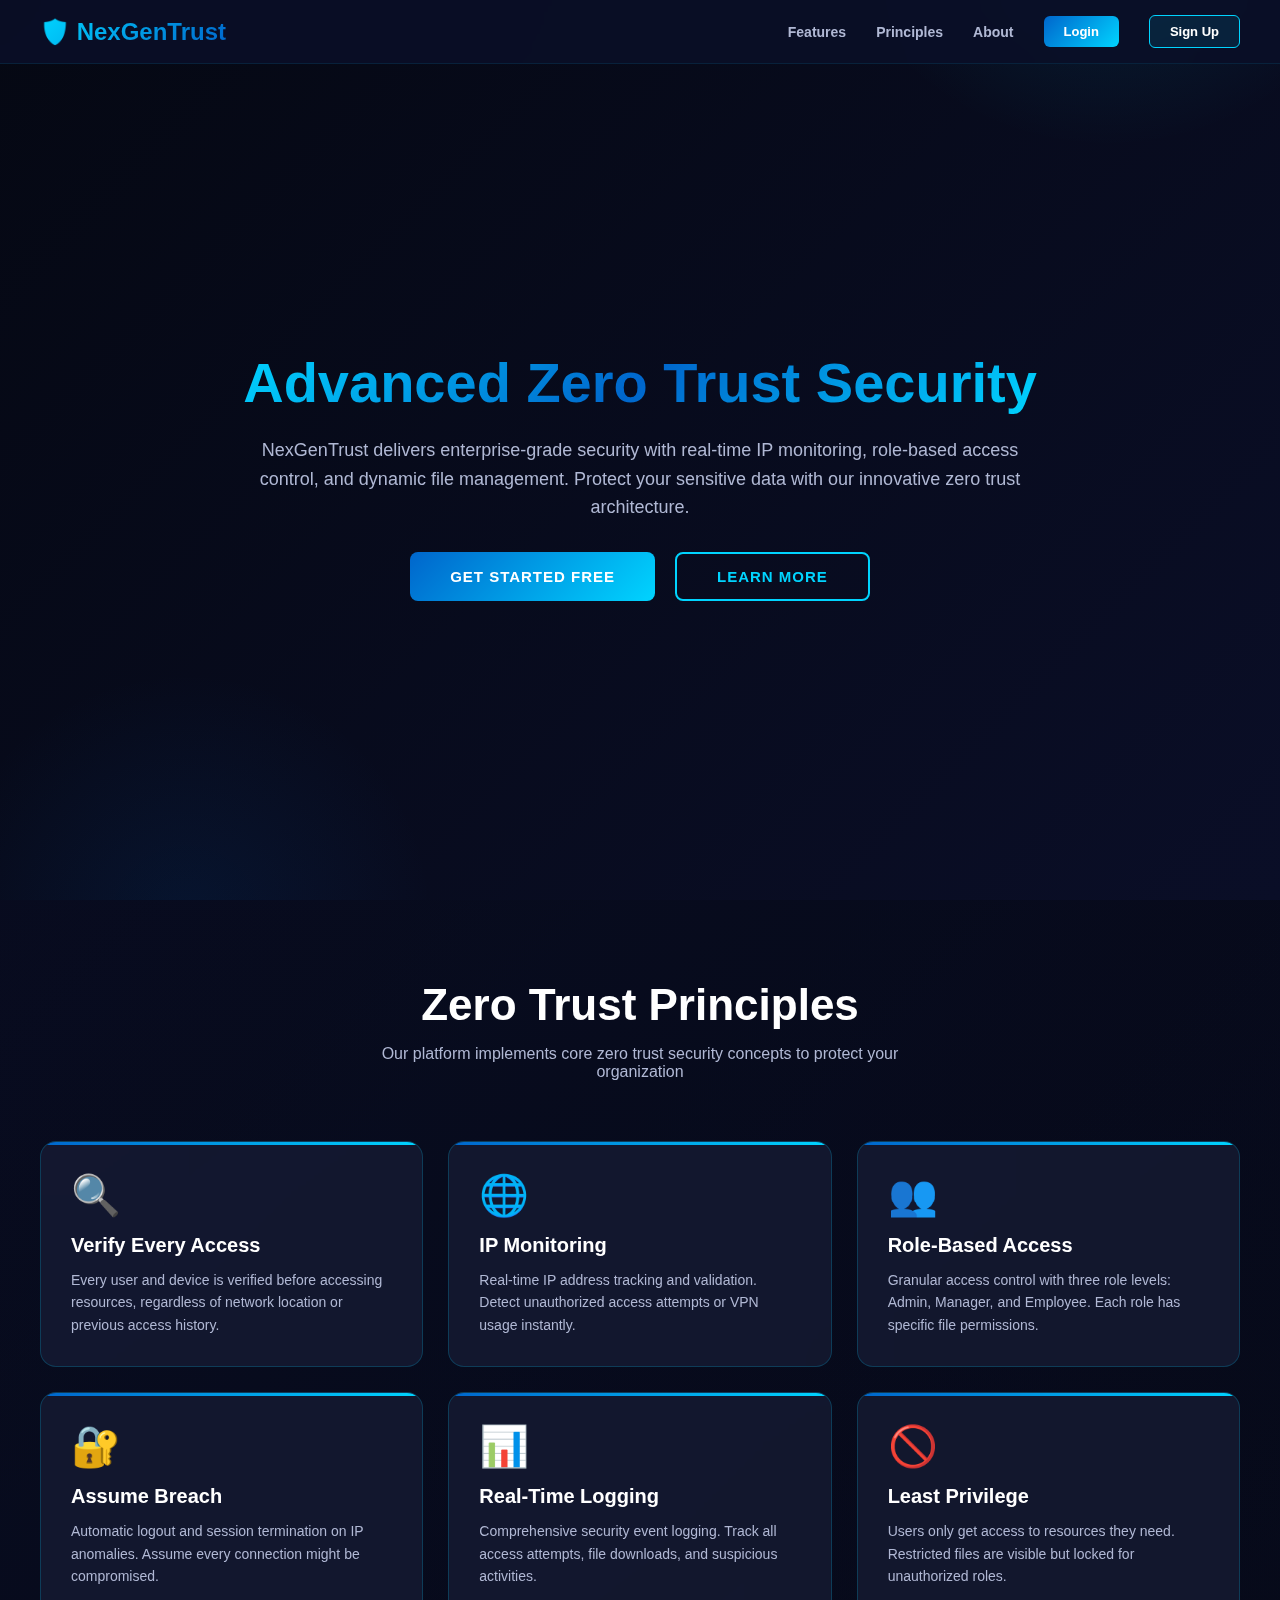
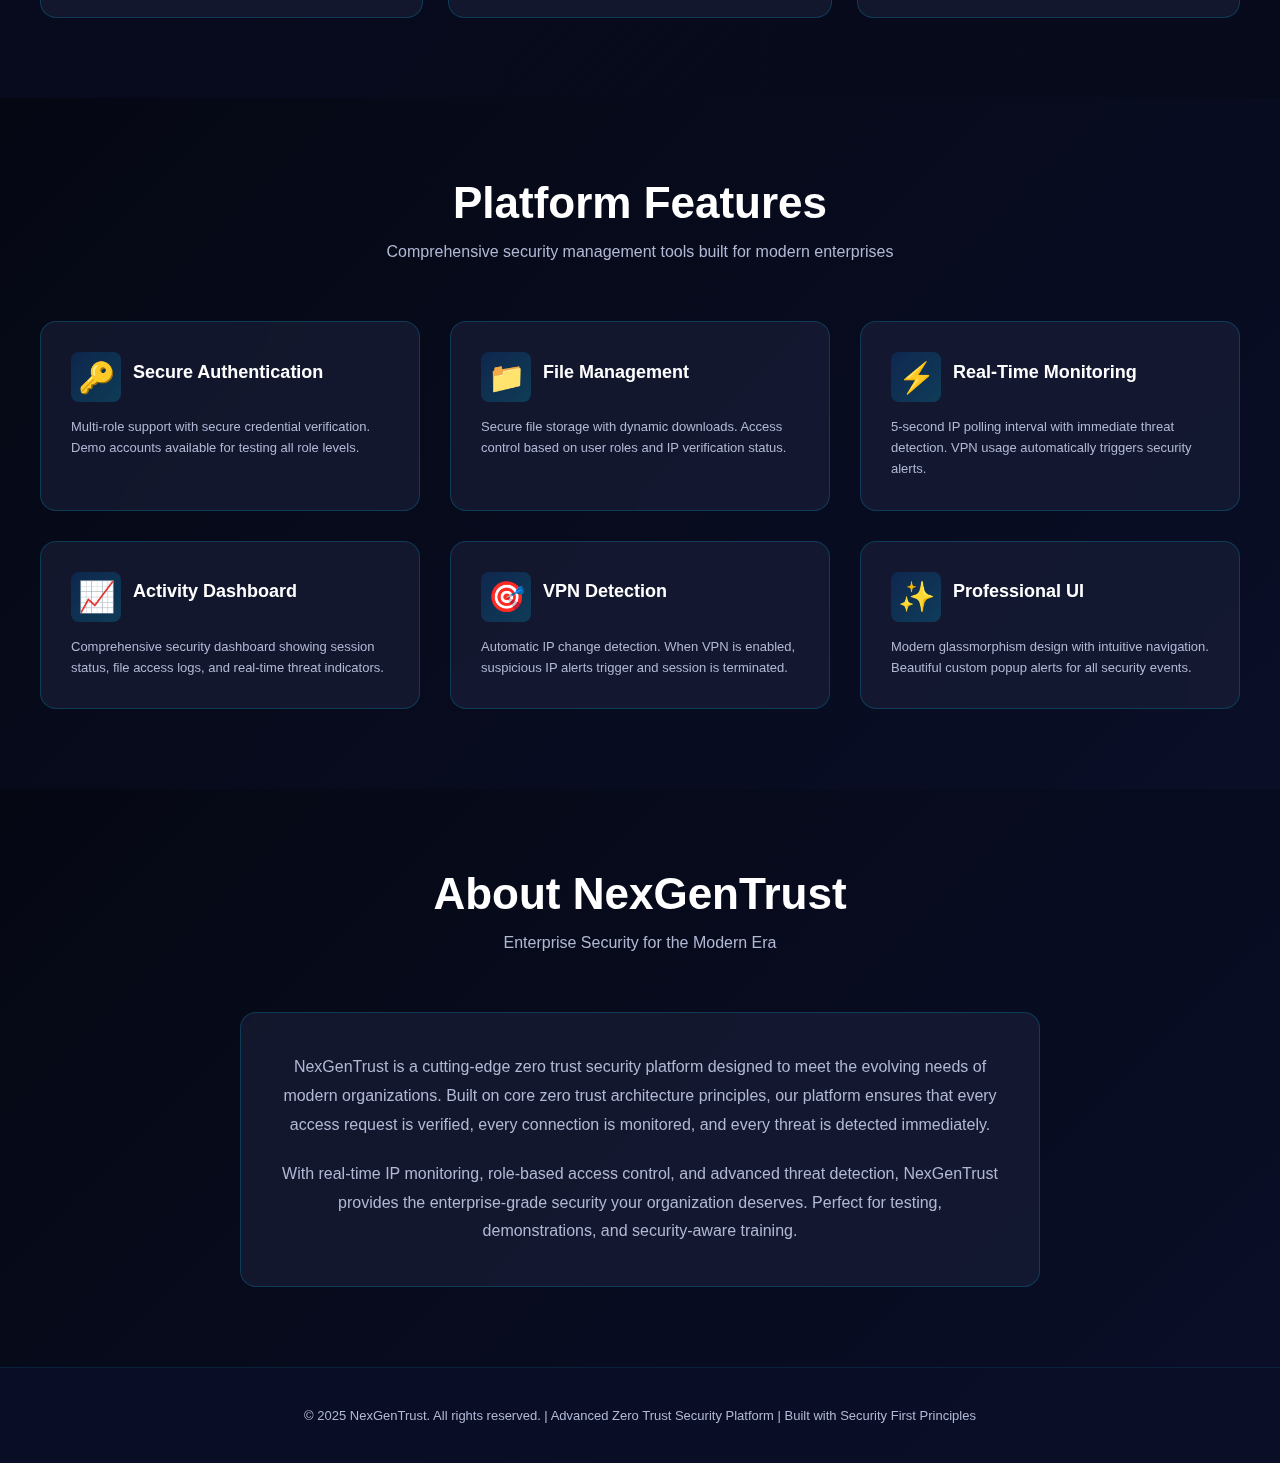
<file: index.html>
<!DOCTYPE html>
<html lang="en">
<head>
  <meta charset="UTF-8">
  <meta name="viewport" content="width=device-width, initial-scale=1.0">
  <title>NexGenTrust - Zero Trust Security Platform</title>
  <link rel="stylesheet" href="styles.css">
  <style>
    /* LANDING PAGE STYLES */
    .navbar {
      position: fixed;
      top: 0;
      width: 100%;
      background: rgba(10, 14, 39, 0.9);
      backdrop-filter: blur(20px);
      border-bottom: 1px solid rgba(0, 212, 255, 0.1);
      z-index: 1000;
      padding: 15px 40px;
      display: flex;
      justify-content: space-between;
      align-items: center;
    }

    .navbar-logo {
      font-size: 24px;
      font-weight: 700;
      background: linear-gradient(135deg, var(--secondary-color), var(--primary-color));
      -webkit-background-clip: text;
      -webkit-text-fill-color: transparent;
      display: flex;
      align-items: center;
      gap: 8px;
    }

    .navbar-links {
      display: flex;
      gap: 30px;
      align-items: center;
    }

    .navbar-links a {
      color: var(--text-secondary);
      text-decoration: none;
      font-size: 14px;
      font-weight: 600;
      transition: all 0.3s ease;
    }

    .navbar-links a:hover {
      color: var(--secondary-color);
    }

    .btn-nav-login {
      padding: 8px 20px;
      background: linear-gradient(135deg, var(--primary-color), var(--secondary-color));
      color: var(--text-primary);
      border: none;
      border-radius: 6px;
      cursor: pointer;
      font-weight: 600;
      font-size: 13px;
      transition: all 0.3s ease;
    }

    .btn-nav-login:hover {
      transform: translateY(-2px);
      box-shadow: 0 5px 15px rgba(0, 102, 204, 0.3);
    }

    /* Hero Section */
    .hero {
      min-height: 100vh;
      display: flex;
      align-items: center;
      justify-content: center;
      padding: 100px 20px 50px;
      background: linear-gradient(135deg, var(--darker-bg) 0%, var(--dark-bg) 100%);
      position: relative;
      overflow: hidden;
    }

    .hero::before {
      content: "";
      position: absolute;
      top: -50%;
      right: -10%;
      width: 600px;
      height: 600px;
      background: radial-gradient(circle, rgba(0, 212, 255, 0.15) 0%, transparent 70%);
      border-radius: 50%;
    }

    .hero::after {
      content: "";
      position: absolute;
      bottom: -30%;
      left: -5%;
      width: 500px;
      height: 500px;
      background: radial-gradient(circle, rgba(0, 102, 204, 0.1) 0%, transparent 70%);
      border-radius: 50%;
    }

    .hero-content {
      max-width: 800px;
      text-align: center;
      position: relative;
      z-index: 1;
    }

    .hero h1 {
      font-size: 56px;
      font-weight: 800;
      margin-bottom: 20px;
      background: linear-gradient(135deg, var(--secondary-color), var(--primary-color), var(--secondary-color));
      -webkit-background-clip: text;
      -webkit-text-fill-color: transparent;
      line-height: 1.2;
    }

    .hero p {
      font-size: 18px;
      color: var(--text-secondary);
      margin-bottom: 30px;
      line-height: 1.6;
    }

    .hero-buttons {
      display: flex;
      gap: 20px;
      justify-content: center;
      flex-wrap: wrap;
    }

    .btn-hero {
      padding: 14px 40px;
      border: none;
      border-radius: 8px;
      font-weight: 600;
      font-size: 15px;
      cursor: pointer;
      transition: all 0.3s ease;
      text-transform: uppercase;
      letter-spacing: 1px;
    }

    .btn-primary-hero {
      background: linear-gradient(135deg, var(--primary-color), var(--secondary-color));
      color: var(--text-primary);
    }

    .btn-primary-hero:hover {
      transform: translateY(-3px);
      box-shadow: 0 15px 40px rgba(0, 102, 204, 0.4);
    }

    .btn-secondary-hero {
      background: transparent;
      color: var(--secondary-color);
      border: 2px solid var(--secondary-color);
    }

    .btn-secondary-hero:hover {
      background: rgba(0, 212, 255, 0.1);
      transform: translateY(-3px);
    }

    /* Features Section */
    .features {
      padding: 80px 20px;
      background: linear-gradient(135deg, rgba(10, 14, 39, 0.5) 0%, rgba(5, 8, 19, 0.5) 100%);
      position: relative;
      z-index: 1;
    }

    .section-title {
      text-align: center;
      margin-bottom: 60px;
    }

    .section-title h2 {
      font-size: 44px;
      font-weight: 700;
      margin-bottom: 15px;
    }

    .section-title p {
      font-size: 16px;
      color: var(--text-secondary);
      max-width: 600px;
      margin: 0 auto;
    }

    .zero-trust-principles {
      display: grid;
      grid-template-columns: repeat(auto-fit, minmax(300px, 1fr));
      gap: 25px;
      max-width: 1200px;
      margin: 0 auto;
    }

    .principle-card {
      background: rgba(26, 31, 58, 0.6);
      backdrop-filter: blur(20px);
      border: 1px solid rgba(0, 212, 255, 0.2);
      border-radius: 16px;
      padding: 30px;
      transition: all 0.3s ease;
      position: relative;
      overflow: hidden;
    }

    .principle-card::before {
      content: "";
      position: absolute;
      top: 0;
      left: 0;
      right: 0;
      height: 3px;
      background: linear-gradient(90deg, var(--primary-color), var(--secondary-color));
    }

    .principle-card:hover {
      border-color: rgba(0, 212, 255, 0.4);
      background: rgba(26, 31, 58, 0.8);
      transform: translateY(-8px);
    }

    .principle-icon {
      font-size: 40px;
      margin-bottom: 15px;
      display: block;
    }

    .principle-card h3 {
      font-size: 20px;
      margin-bottom: 12px;
      color: var(--text-primary);
    }

    .principle-card p {
      font-size: 14px;
      color: var(--text-secondary);
      line-height: 1.6;
    }

    /* Info Section */
    .info-section {
      padding: 80px 20px;
      background: linear-gradient(135deg, var(--darker-bg) 0%, var(--dark-bg) 100%);
    }

    .info-grid {
      display: grid;
      grid-template-columns: repeat(auto-fit, minmax(280px, 1fr));
      gap: 30px;
      max-width: 1200px;
      margin: 0 auto;
    }

    .info-card {
      background: rgba(26, 31, 58, 0.6);
      backdrop-filter: blur(20px);
      border: 1px solid rgba(0, 212, 255, 0.2);
      border-radius: 16px;
      padding: 30px;
      transition: all 0.3s ease;
    }

    .info-card:hover {
      border-color: rgba(0, 212, 255, 0.4);
      background: rgba(26, 31, 58, 0.8);
      transform: translateY(-5px);
    }

    .info-card-header {
      display: flex;
      align-items: center;
      gap: 12px;
      margin-bottom: 15px;
    }

    .info-card-icon {
      font-size: 30px;
      width: 50px;
      height: 50px;
      background: linear-gradient(135deg, rgba(0, 102, 204, 0.2), rgba(0, 212, 255, 0.2));
      border-radius: 8px;
      display: flex;
      align-items: center;
      justify-content: center;
    }

    .info-card h3 {
      font-size: 18px;
      margin-bottom: 10px;
    }

    .info-card p {
      font-size: 13px;
      color: var(--text-secondary);
      line-height: 1.6;
    }

    /* Footer */
    .footer {
      background: rgba(10, 14, 39, 0.9);
      border-top: 1px solid rgba(0, 212, 255, 0.1);
      padding: 40px 20px;
      text-align: center;
      color: var(--text-secondary);
      font-size: 13px;
    }

    @media (max-width: 768px) {
      .navbar {
        flex-direction: column;
        gap: 15px;
        padding: 15px 20px;
      }

      .hero h1 {
        font-size: 36px;
      }

      .hero p {
        font-size: 16px;
      }

      .section-title h2 {
        font-size: 32px;
      }

      .zero-trust-principles {
        grid-template-columns: 1fr;
      }
    }
  </style>
</head>
<body>
  <div class="background-animation"></div>

  <!-- Navigation -->
  <nav class="navbar">
    <div class="navbar-logo">
      🛡️ NexGenTrust
    </div>
    <div class="navbar-links">
      <a href="#features">Features</a>
      <a href="#principles">Principles</a>
      <a href="#about">About</a>
      <button class="btn-nav-login" onclick="window.location.href='login.html'">Login</button>
      <button class="btn-nav-login" onclick="window.location.href='signup.html'" style="background: rgba(0, 212, 255, 0.1); border: 1px solid var(--secondary-color);">Sign Up</button>
    </div>
  </nav>

  <!-- Hero Section -->
  <section class="hero">
    <div class="hero-content">
      <h1>Advanced Zero Trust Security</h1>
      <p>NexGenTrust delivers enterprise-grade security with real-time IP monitoring, role-based access control, and dynamic file management. Protect your sensitive data with our innovative zero trust architecture.</p>
      <div class="hero-buttons">
        <button class="btn-hero btn-primary-hero" onclick="window.location.href='signup.html'">Get Started Free</button>
        <button class="btn-hero btn-secondary-hero" onclick="document.getElementById('principles').scrollIntoView({behavior: 'smooth'})">Learn More</button>
      </div>
    </div>
  </section>

  <!-- Zero Trust Principles Section -->
  <section class="features" id="principles">
    <div class="section-title">
      <h2>Zero Trust Principles</h2>
      <p>Our platform implements core zero trust security concepts to protect your organization</p>
    </div>

    <div class="zero-trust-principles">
      <div class="principle-card">
        <span class="principle-icon">🔍</span>
        <h3>Verify Every Access</h3>
        <p>Every user and device is verified before accessing resources, regardless of network location or previous access history.</p>
      </div>

      <div class="principle-card">
        <span class="principle-icon">🌐</span>
        <h3>IP Monitoring</h3>
        <p>Real-time IP address tracking and validation. Detect unauthorized access attempts or VPN usage instantly.</p>
      </div>

      <div class="principle-card">
        <span class="principle-icon">👥</span>
        <h3>Role-Based Access</h3>
        <p>Granular access control with three role levels: Admin, Manager, and Employee. Each role has specific file permissions.</p>
      </div>

      <div class="principle-card">
        <span class="principle-icon">🔐</span>
        <h3>Assume Breach</h3>
        <p>Automatic logout and session termination on IP anomalies. Assume every connection might be compromised.</p>
      </div>

      <div class="principle-card">
        <span class="principle-icon">📊</span>
        <h3>Real-Time Logging</h3>
        <p>Comprehensive security event logging. Track all access attempts, file downloads, and suspicious activities.</p>
      </div>

      <div class="principle-card">
        <span class="principle-icon">🚫</span>
        <h3>Least Privilege</h3>
        <p>Users only get access to resources they need. Restricted files are visible but locked for unauthorized roles.</p>
      </div>
    </div>
  </section>

  <!-- Features Section -->
  <section class="info-section" id="features">
    <div class="section-title">
      <h2>Platform Features</h2>
      <p>Comprehensive security management tools built for modern enterprises</p>
    </div>

    <div class="info-grid">
      <div class="info-card">
        <div class="info-card-header">
          <div class="info-card-icon">🔑</div>
          <h3>Secure Authentication</h3>
        </div>
        <p>Multi-role support with secure credential verification. Demo accounts available for testing all role levels.</p>
      </div>

      <div class="info-card">
        <div class="info-card-header">
          <div class="info-card-icon">📁</div>
          <h3>File Management</h3>
        </div>
        <p>Secure file storage with dynamic downloads. Access control based on user roles and IP verification status.</p>
      </div>

      <div class="info-card">
        <div class="info-card-header">
          <div class="info-card-icon">⚡</div>
          <h3>Real-Time Monitoring</h3>
        </div>
        <p>5-second IP polling interval with immediate threat detection. VPN usage automatically triggers security alerts.</p>
      </div>

      <div class="info-card">
        <div class="info-card-header">
          <div class="info-card-icon">📈</div>
          <h3>Activity Dashboard</h3>
        </div>
        <p>Comprehensive security dashboard showing session status, file access logs, and real-time threat indicators.</p>
      </div>

      <div class="info-card">
        <div class="info-card-header">
          <div class="info-card-icon">🎯</div>
          <h3>VPN Detection</h3>
        </div>
        <p>Automatic IP change detection. When VPN is enabled, suspicious IP alerts trigger and session is terminated.</p>
      </div>

      <div class="info-card">
        <div class="info-card-header">
          <div class="info-card-icon">✨</div>
          <h3>Professional UI</h3>
        </div>
        <p>Modern glassmorphism design with intuitive navigation. Beautiful custom popup alerts for all security events.</p>
      </div>
    </div>
  </section>

  <!-- About Section -->
  <section class="info-section" id="about">
    <div class="section-title">
      <h2>About NexGenTrust</h2>
      <p>Enterprise Security for the Modern Era</p>
    </div>

    <div style="max-width: 800px; margin: 0 auto; background: rgba(26, 31, 58, 0.6); backdrop-filter: blur(20px); border: 1px solid rgba(0, 212, 255, 0.2); border-radius: 16px; padding: 40px; text-align: center;">
      <p style="font-size: 16px; color: var(--text-secondary); line-height: 1.8; margin-bottom: 20px;">
        NexGenTrust is a cutting-edge zero trust security platform designed to meet the evolving needs of modern organizations. Built on core zero trust architecture principles, our platform ensures that every access request is verified, every connection is monitored, and every threat is detected immediately.
      </p>
      <p style="font-size: 16px; color: var(--text-secondary); line-height: 1.8;">
        With real-time IP monitoring, role-based access control, and advanced threat detection, NexGenTrust provides the enterprise-grade security your organization deserves. Perfect for testing, demonstrations, and security-aware training.
      </p>
    </div>
  </section>

  <!-- Footer -->
  <footer class="footer">
    <p>&copy; 2025 NexGenTrust. All rights reserved. | Advanced Zero Trust Security Platform | Built with Security First Principles</p>
  </footer>
</body>
</html>
</file>
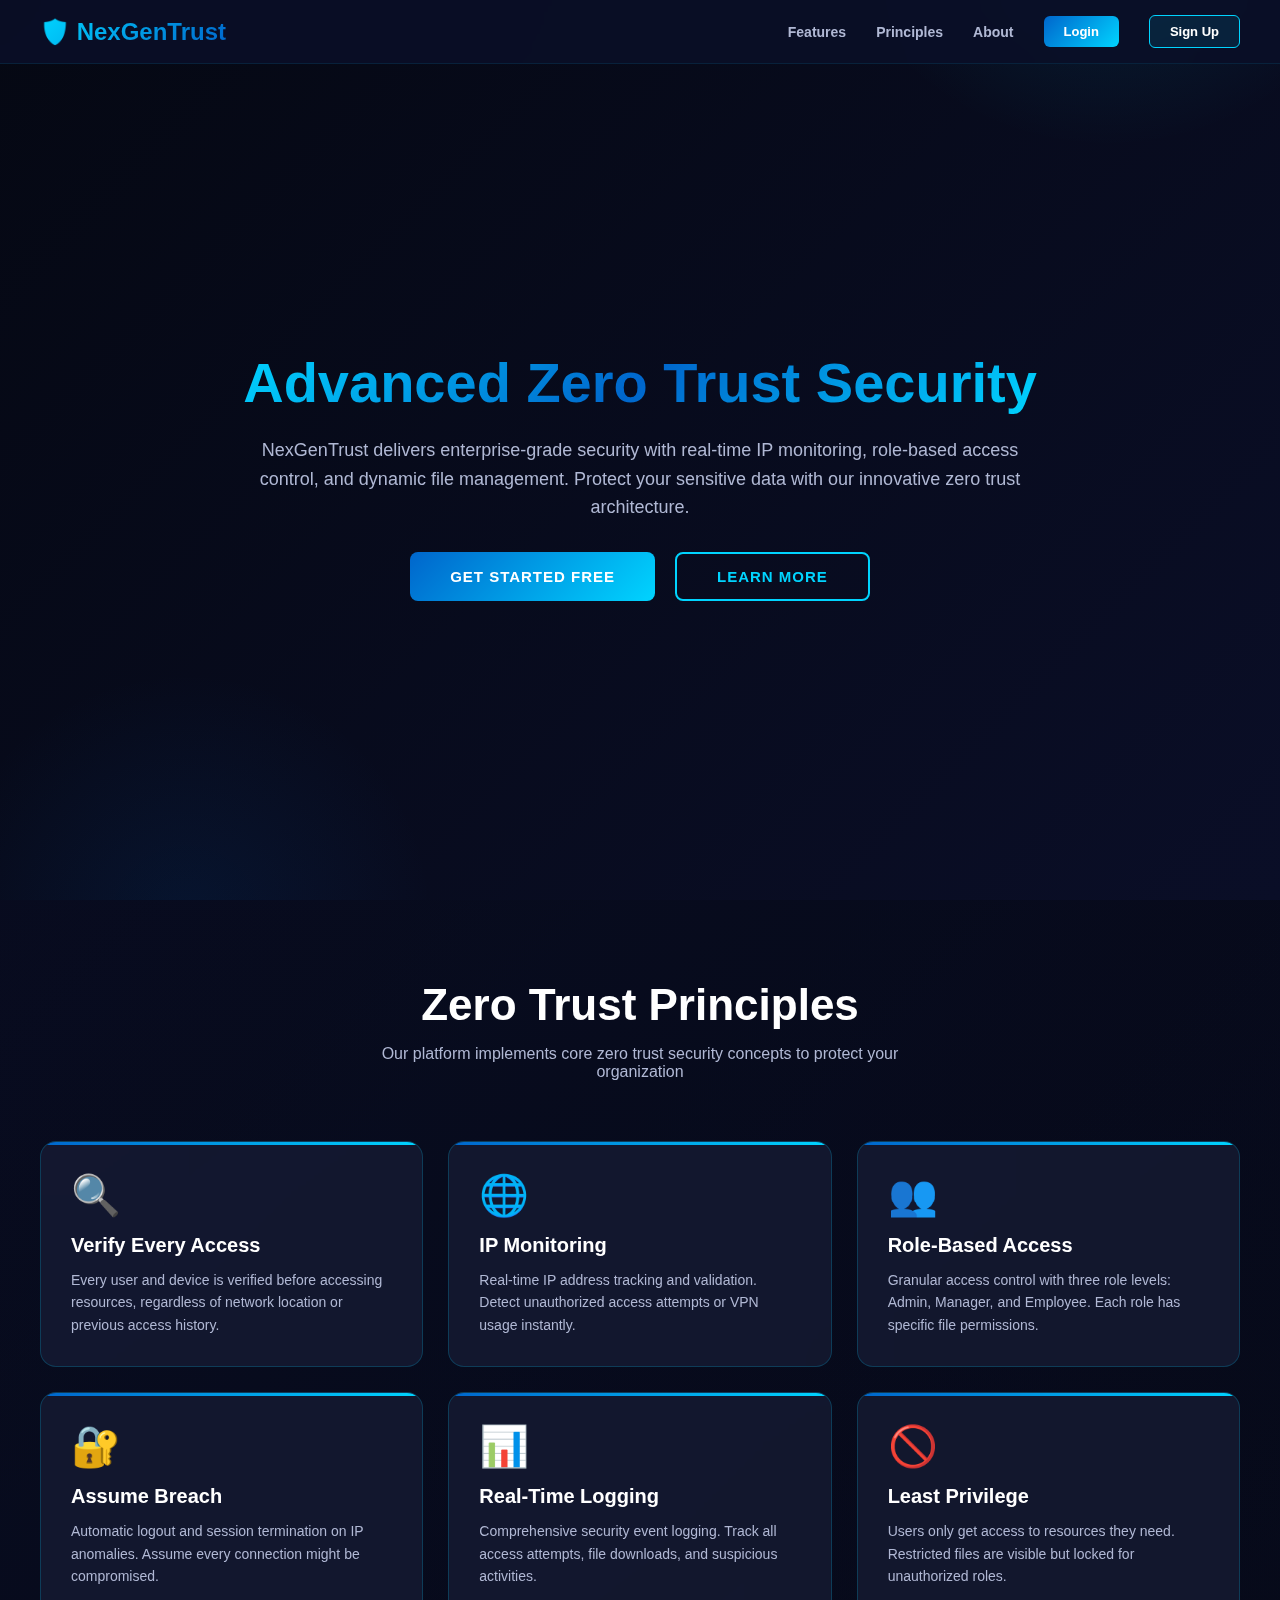
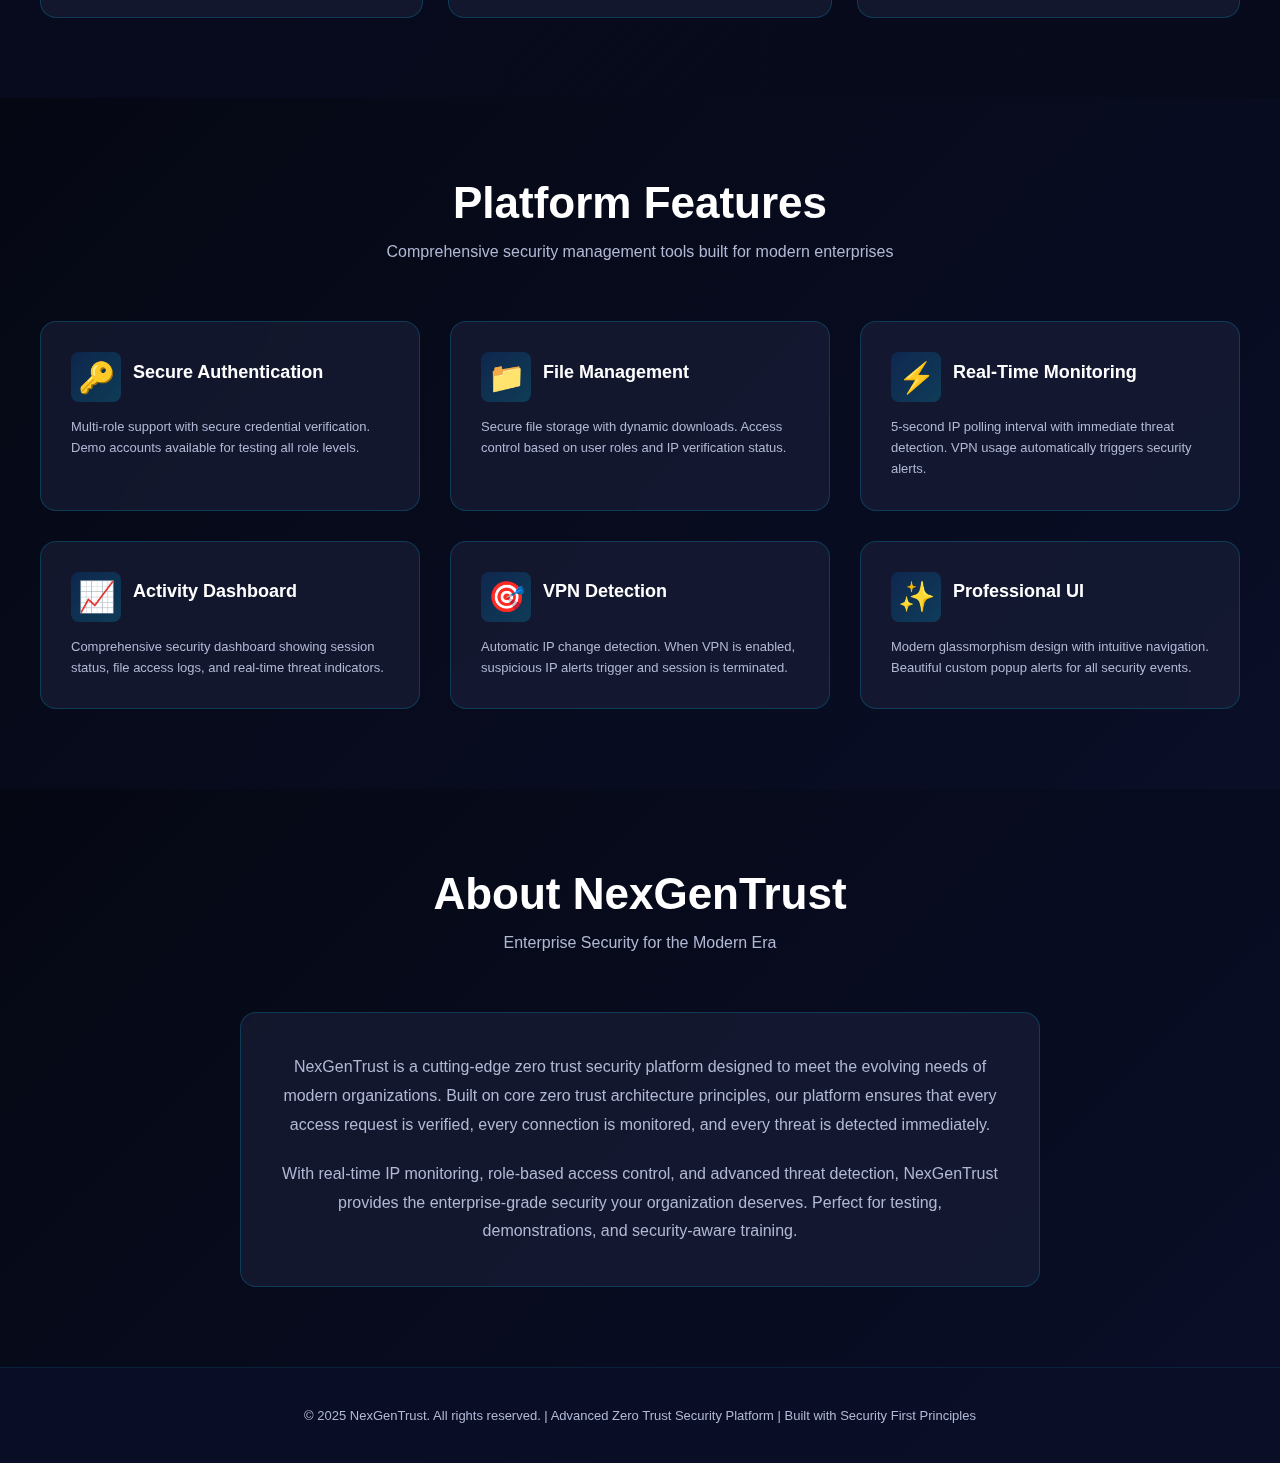
<file: dashboard.html>
<!DOCTYPE html>
<html lang="en">
<head>
    <meta charset="UTF-8">
    <meta name="viewport" content="width=device-width, initial-scale=1.0">
    <title>Zero Trust Vault - Dashboard</title>
    <link rel="stylesheet" href="styles.css">
</head>
<body>
    <!-- SIDEBAR -->
    <div class="sidebar">
        <div class="sidebar-logo">
            🔐 <span>Zero Trust Vault</span>
        </div>
        <div class="sidebar-menu">
            <div class="menu-item active" data-section="overview">
                📊 Overview
            </div>
            <div class="menu-item" data-section="files">
                📁 My Files
            </div>
            <div class="menu-item" data-section="security">
                🛡️ Security Logs
            </div>
        </div>
        <div class="sidebar-footer">
            <button class="btn-logout">Logout</button>
        </div>
    </div>

    <!-- MAIN CONTENT -->
    <div class="main-content">
        <!-- HEADER -->
        <div class="header">
            <h2>Zero Trust Vault Dashboard</h2>
            <div class="user-info">
                <div class="user-avatar" id="userAvatar">A</div>
                <div class="user-details">
                    <h3 id="userName">Admin User</h3>
                    <p id="userRole">Administrator</p>
                </div>
            </div>
        </div>

        <!-- OVERVIEW SECTION -->
        <div id="overview-section" class="section-container">
            <div class="status-grid">
                <div class="status-card status-safe">
                    <div class="status-card-header">
                        <h3>Security Status</h3>
                        <span class="status-icon">🔒</span>
                    </div>
                    <div class="status-card-value" id="securityStatus">VERIFIED</div>
                    <div class="status-card-info">IP address validated</div>
                </div>

                <div class="status-card">
                    <div class="status-card-header">
                        <h3>Current IP</h3>
                        <span class="status-icon">🌐</span>
                    </div>
                    <div class="status-card-value" id="currentIP">Detecting...</div>
                    <div class="status-card-info">Your active IP address</div>
                </div>

                <div class="status-card">
                    <div class="status-card-header">
                        <h3>Trusted IP</h3>
                        <span class="status-icon">✓</span>
                    </div>
                    <div class="status-card-value" id="trustedIP">103.25.10.5</div>
                    <div class="status-card-info">IP on login</div>
                </div>

                <div class="status-card">
                    <div class="status-card-header">
                        <h3>Access Level</h3>
                        <span class="status-icon">🔑</span>
                    </div>
                    <div class="status-card-value" id="accessLevelText">ADMIN</div>
                    <div class="status-card-info">Your role permissions</div>
                </div>
            </div>

            <!-- IP MONITORING INFO -->
            <div class="files-section">
                <div class="files-header">
                    <h3>IP Monitoring Status</h3>
                </div>
                <div class="status-grid">
                    <div class="status-card">
                        <div class="status-card-header">
                            <h3>IP Match Status</h3>
                            <span class="status-icon" id="matchIcon">✓</span>
                        </div>
                        <div class="status-card-value" id="ipMatchStatus" style="color: var(--success-color);">MATCHED</div>
                        <div class="status-card-info">Last checked: <span id="lastCheckTime">now</span></div>
                    </div>

                    <div class="status-card">
                        <div class="status-card-header">
                            <h3>Session Duration</h3>
                            <span class="status-icon">⏱️</span>
                        </div>
                        <div class="status-card-value" id="sessionDuration">00:00:00</div>
                        <div class="status-card-info">Time logged in</div>
                    </div>

                    <div class="status-card">
                        <div class="status-card-header">
                            <h3>Check Interval</h3>
                            <span class="status-icon">🔄</span>
                        </div>
                        <div class="status-card-value">Every 5s</div>
                        <div class="status-card-info">Real-time IP monitoring</div>
                    </div>

                    <div class="status-card">
                        <div class="status-card-header">
                            <h3>VPN Status</h3>
                            <span class="status-icon" id="vpnStatusIcon">✓</span>
                        </div>
                        <div class="status-card-value" id="vpnStatus" style="color: var(--success-color);">NOT DETECTED</div>
                        <div class="status-card-info">Safe to access</div>
                    </div>
                </div>
            </div>
        </div>

        <!-- FILES SECTION -->
        <div id="files-section" class="section-container" style="display: none;">
            <div class="files-header">
                <h3>Secure File Downloads</h3>
                <div class="filter-tabs">
                    <button class="filter-btn active" data-filter="all">All Files</button>
                    <button class="filter-btn" data-filter="public">Public</button>
                    <button class="filter-btn" data-filter="restricted">Restricted</button>
                </div>
            </div>

            <div id="accessWarning" class="alert" style="display: none;">
                ⚠️ Your IP has changed. Suspicious IP detected. Access restricted to certain files.
            </div>

            <div class="files-grid" id="filesGrid">
                <!-- Files will be loaded here -->
            </div>
        </div>

        <!-- SECURITY LOGS SECTION -->
        <div id="security-section" class="section-container" style="display: none;">
            <div class="files-header">
                <h3>Security Activity Logs</h3>
            </div>
            <div id="logsContainer" class="files-grid">
                <!-- Logs will be loaded here -->
            </div>
        </div>
    </div>

    <!-- FILE PREVIEW MODAL -->
    <div id="fileModal" class="modal">
        <div class="modal-content">
            <span class="modal-close">&times;</span>
            <div class="modal-header">
                <h2 id="modalFileName">File Name</h2>
            </div>
            <div class="modal-body" id="modalFileContent">
                <!-- File content will be displayed here -->
            </div>
            <div class="modal-footer">
                <button class="btn-close-modal">Close</button>
                <button class="btn-download-modal" id="modalDownloadBtn">Download File</button>
            </div>
        </div>
    </div>

    <!-- CUSTOM POPUP OVERLAY FOR DASHBOARD ALERTS -->
    <div id="customPopup" class="custom-popup">
        <div class="popup-content">
            <div class="popup-icon" id="popupIcon">✓</div>
            <h3 id="popupTitle">Success</h3>
            <p id="popupMessage">Operation completed successfully</p>
            <button class="popup-btn" id="popupBtn">OK</button>
        </div>
    </div>

    <script src="app.js"></script>
</body>
</html>
</file>
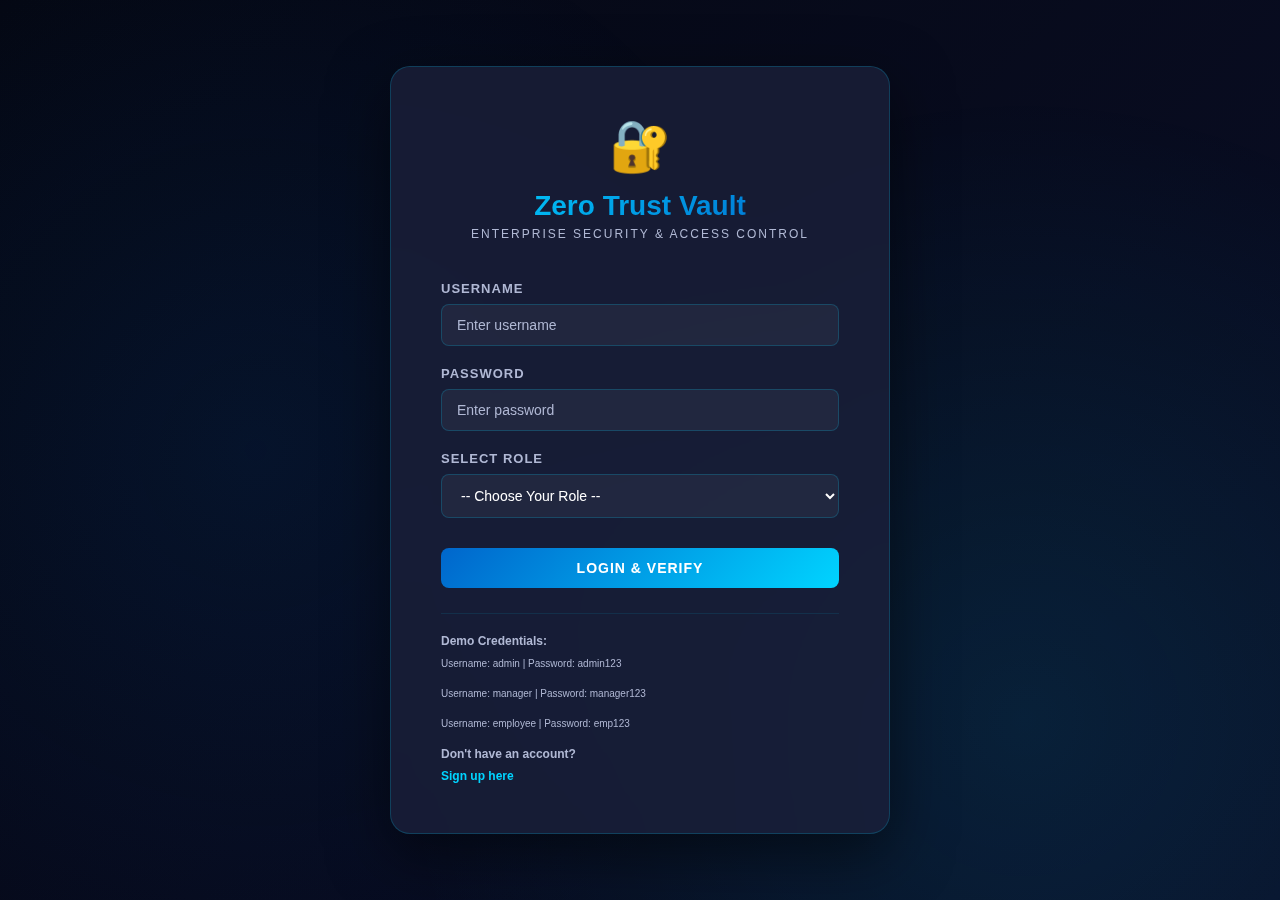
<file: login.html>
<!DOCTYPE html>
<html lang="en">
<head>
    <meta charset="UTF-8">
    <meta name="viewport" content="width=device-width, initial-scale=1.0">
    <title>Zero Trust Vault - Secure Access</title>
    <link rel="stylesheet" href="styles.css">
</head>
<body>
    <div class="login-container">
        <div class="login-box">
            <div class="logo-section">
                <div class="shield-icon">🔐</div>
                <h1>Zero Trust Vault</h1>
                <p class="tagline">Enterprise Security & Access Control</p>
            </div>

            <form id="loginForm" class="login-form">
                <div class="form-group">
                    <label for="username">Username</label>
                    <input type="text" id="username" name="username" placeholder="Enter username" required>
                </div>

                <div class="form-group">
                    <label for="password">Password</label>
                    <input type="password" id="password" name="password" placeholder="Enter password" required>
                </div>

                <div class="form-group">
                    <label for="role">Select Role</label>
                    <select id="role" name="role" required>
                        <option value="">-- Choose Your Role --</option>
                        <option value="admin">Admin - Full Access</option>
                        <option value="manager">Manager - Limited Access</option>
                        <option value="employee">Employee - Restricted Access</option>
                    </select>
                </div>

                <button type="submit" class="btn-login">Login & Verify</button>
            </form>

            <div class="demo-credentials">
                <p><strong>Demo Credentials:</strong></p>
                <small>Username: admin | Password: admin123</small><br>
                <small>Username: manager | Password: manager123</small><br>
                <small>Username: employee | Password: emp123</small>
                <p style="margin-top: 15px;">Don't have an account?</p>
                <a href="signup.html" class="link-text">Sign up here</a>
            </div>
        </div>

        <div class="background-animation"></div>
    </div>

    <div id="customPopup" class="custom-popup">
        <div class="popup-content">
            <div class="popup-icon" id="popupIcon">✓</div>
            <h3 id="popupTitle">Success</h3>
            <p id="popupMessage">Operation completed successfully</p>
            <button class="popup-btn" id="popupBtn">OK</button>
        </div>
    </div>

    <script src="auth.js"></script>
</body>
</html>
</file>
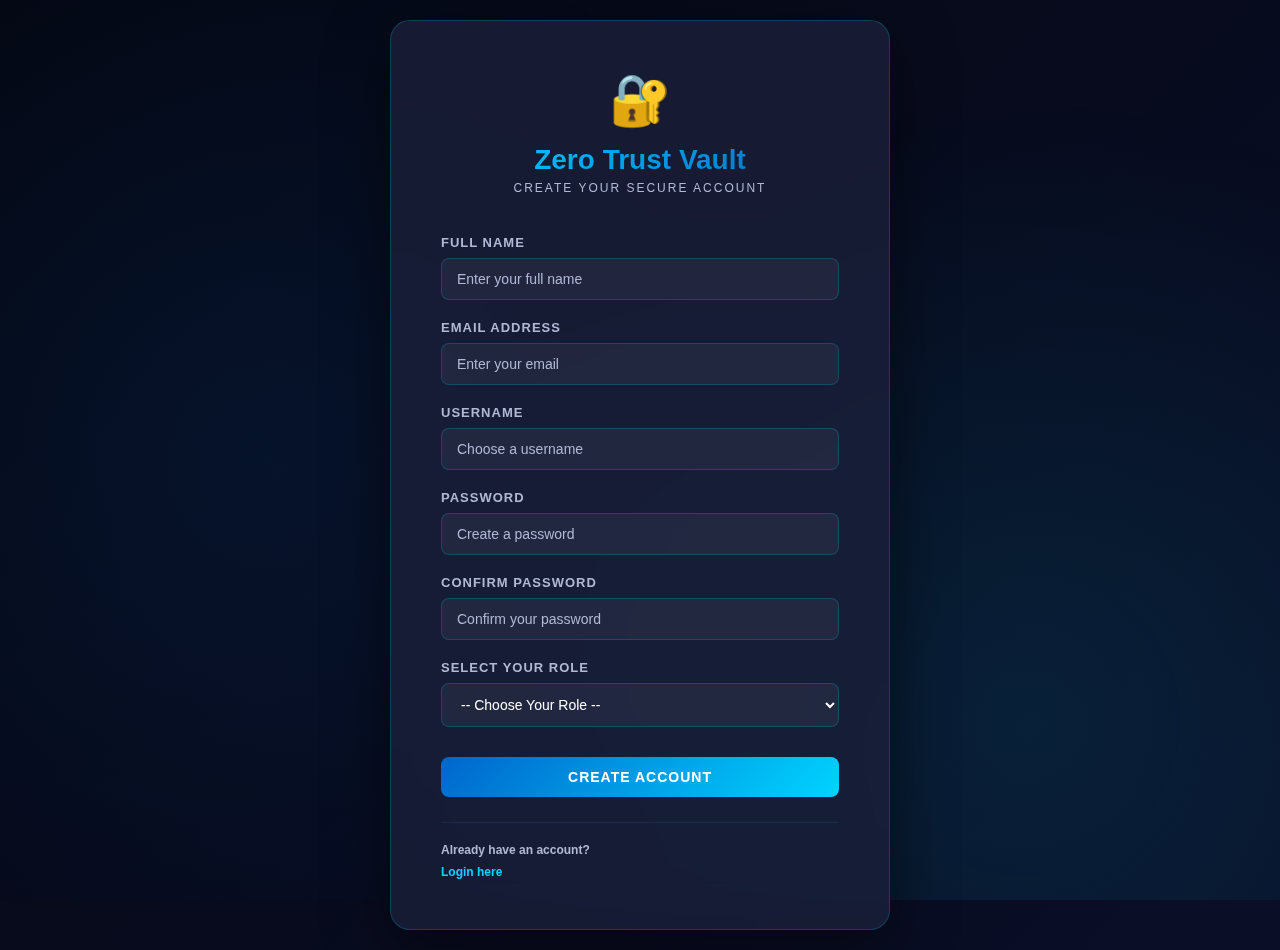
<file: signup.html>
<!DOCTYPE html>
<html lang="en">
<head>
    <meta charset="UTF-8">
    <meta name="viewport" content="width=device-width, initial-scale=1.0">
    <title>Zero Trust Vault - Sign Up</title>
    <link rel="stylesheet" href="styles.css">
</head>
<body>
    <div class="login-container">
        <div class="login-box">
            <div class="logo-section">
                <div class="shield-icon">🔐</div>
                <h1>Zero Trust Vault</h1>
                <p class="tagline">Create Your Secure Account</p>
            </div>

            <form id="signupForm" class="login-form">
                <div class="form-group">
                    <label for="fullname">Full Name</label>
                    <input type="text" id="fullname" name="fullname" placeholder="Enter your full name" required>
                </div>

                <div class="form-group">
                    <label for="email">Email Address</label>
                    <input type="email" id="email" name="email" placeholder="Enter your email" required>
                </div>

                <div class="form-group">
                    <label for="username">Username</label>
                    <input type="text" id="username" name="username" placeholder="Choose a username" required>
                </div>

                <div class="form-group">
                    <label for="password">Password</label>
                    <input type="password" id="password" name="password" placeholder="Create a password" required>
                </div>

                <div class="form-group">
                    <label for="confirmPassword">Confirm Password</label>
                    <input type="password" id="confirmPassword" name="confirmPassword" placeholder="Confirm your password" required>
                </div>

                <div class="form-group">
                    <label for="role">Select Your Role</label>
                    <select id="role" name="role" required>
                        <option value="">-- Choose Your Role --</option>
                        <option value="admin">Admin - Full Access</option>
                        <option value="manager">Manager - Limited Access</option>
                        <option value="employee">Employee - Restricted Access</option>
                    </select>
                </div>

                <button type="submit" class="btn-login">Create Account</button>
            </form>

            <div class="demo-credentials">
                <p>Already have an account?</p>
                <a href="index.html" class="link-text">Login here</a>
            </div>
        </div>

        <div class="background-animation"></div>
    </div>

    <!-- Custom Popup Overlay -->
    <div id="customPopup" class="custom-popup">
        <div class="popup-content">
            <div class="popup-icon" id="popupIcon">✓</div>
            <h3 id="popupTitle">Success</h3>
            <p id="popupMessage">Operation completed successfully</p>
            <button class="popup-btn" id="popupBtn">OK</button>
        </div>
    </div>

    <script src="signup.js"></script>
</body>
</html>
</file>
<file: styles.css>
* {
  margin: 0;
  padding: 0;
  box-sizing: border-box;
}

:root {
  --primary-color: #0066cc;
  --secondary-color: #00d4ff;
  --danger-color: #ff3366;
  --success-color: #00cc66;
  --warning-color: #ff9900;
  --dark-bg: #0a0e27;
  --darker-bg: #050813;
  --card-bg: #1a1f3a;
  --text-primary: #ffffff;
  --text-secondary: #b0b8d4;
  --border-color: #2a3050;
}

body {
  font-family: "Segoe UI", Tahoma, Geneva, Verdana, sans-serif;
  background: linear-gradient(135deg, var(--darker-bg) 0%, var(--dark-bg) 100%);
  color: var(--text-primary);
  min-height: 100vh;
  overflow-x: hidden;
}

/* LOGIN PAGE */
.login-container {
  display: flex;
  justify-content: center;
  align-items: center;
  min-height: 100vh;
  position: relative;
  padding: 20px;
}

.background-animation {
  position: fixed;
  top: 0;
  left: 0;
  width: 100%;
  height: 100%;
  background: radial-gradient(circle at 20% 50%, rgba(0, 102, 204, 0.1) 0%, transparent 50%),
    radial-gradient(circle at 80% 80%, rgba(0, 212, 255, 0.1) 0%, transparent 50%);
  z-index: -1;
  pointer-events: none;
}

.login-box {
  background: rgba(26, 31, 58, 0.8);
  backdrop-filter: blur(20px);
  border: 1px solid rgba(0, 212, 255, 0.2);
  border-radius: 20px;
  padding: 50px;
  width: 100%;
  max-width: 500px; /* increased max-width from 480px to 500px */
  box-shadow: 0 20px 60px rgba(0, 0, 0, 0.5);
  animation: slideUp 0.6s ease-out;
}

@keyframes slideUp {
  from {
    opacity: 0;
    transform: translateY(30px);
  }
  to {
    opacity: 1;
    transform: translateY(0);
  }
}

.logo-section {
  text-align: center;
  margin-bottom: 40px;
}

.shield-icon {
  font-size: 50px;
  margin-bottom: 15px;
  display: block;
}

.logo-section h1 {
  font-size: 28px;
  font-weight: 700;
  margin-bottom: 5px;
  background: linear-gradient(135deg, var(--secondary-color), var(--primary-color));
  -webkit-background-clip: text;
  -webkit-text-fill-color: transparent;
}

.tagline {
  font-size: 12px;
  color: var(--text-secondary);
  text-transform: uppercase;
  letter-spacing: 2px;
}

.login-form {
  display: flex;
  flex-direction: column;
  gap: 20px;
}

.form-group {
  display: flex;
  flex-direction: column;
  gap: 8px;
}

.form-group label {
  font-size: 13px;
  font-weight: 600;
  color: var(--text-secondary);
  text-transform: uppercase;
  letter-spacing: 1px;
}

.form-group input,
.form-group select {
  padding: 12px 15px;
  background: rgba(255, 255, 255, 0.05);
  border: 1px solid rgba(0, 212, 255, 0.2);
  border-radius: 8px;
  color: var(--text-primary);
  font-size: 14px;
  transition: all 0.3s ease;
  cursor: pointer;
}

.form-group select option {
  background: var(--card-bg);
  color: var(--text-primary);
  padding: 10px;
}

.form-group input:focus,
.form-group select:focus {
  outline: none;
  background: rgba(0, 212, 255, 0.1);
  border-color: var(--secondary-color);
  box-shadow: 0 0 15px rgba(0, 212, 255, 0.2);
}

.form-group input::placeholder {
  color: var(--text-secondary);
}

.btn-login {
  padding: 12px 20px;
  background: linear-gradient(135deg, var(--primary-color), var(--secondary-color));
  border: none;
  border-radius: 8px;
  color: var(--text-primary);
  font-weight: 600;
  font-size: 14px;
  text-transform: uppercase;
  letter-spacing: 1px;
  cursor: pointer;
  transition: all 0.3s ease;
  margin-top: 10px;
}

.btn-login:hover {
  transform: translateY(-2px);
  box-shadow: 0 10px 30px rgba(0, 102, 204, 0.4);
}

.btn-login:active {
  transform: translateY(0);
}

.demo-credentials {
  margin-top: 25px;
  padding-top: 20px;
  border-top: 1px solid rgba(0, 212, 255, 0.1);
  font-size: 12px;
  color: var(--text-secondary);
}

.demo-credentials p {
  margin-bottom: 8px;
  font-weight: 600;
}

.demo-credentials small {
  display: block;
  line-height: 1.6;
}

.link-text {
  color: var(--secondary-color);
  text-decoration: none;
  font-weight: 600;
  transition: all 0.3s ease;
}

.link-text:hover {
  color: var(--primary-color);
  text-decoration: underline;
}

/* DASHBOARD */
.dashboard-container {
  display: flex;
  min-height: 100vh;
  background: linear-gradient(135deg, var(--darker-bg) 0%, var(--dark-bg) 100%);
}

.sidebar {
  width: 250px;
  background: rgba(10, 14, 39, 0.9);
  backdrop-filter: blur(20px);
  border-right: 1px solid rgba(0, 212, 255, 0.1);
  padding: 30px 0;
  display: flex;
  flex-direction: column;
  position: fixed;
  left: 0;
  top: 0;
  height: 100vh;
  z-index: 1000;
}

.sidebar-logo {
  padding: 0 20px 30px;
  border-bottom: 1px solid rgba(0, 212, 255, 0.1);
  display: flex;
  align-items: center;
  gap: 10px;
  font-size: 18px;
  font-weight: 700;
}

.sidebar-logo span {
  color: var(--secondary-color);
}

.sidebar-menu {
  flex: 1;
  padding: 20px 0;
}

.menu-item {
  padding: 15px 20px;
  color: var(--text-secondary);
  cursor: pointer;
  transition: all 0.3s ease;
  border-left: 3px solid transparent;
  display: flex;
  align-items: center;
  gap: 12px;
  font-size: 14px;
}

.menu-item:hover,
.menu-item.active {
  background: rgba(0, 212, 255, 0.1);
  color: var(--secondary-color);
  border-left-color: var(--secondary-color);
}

.sidebar-footer {
  padding: 20px;
  border-top: 1px solid rgba(0, 212, 255, 0.1);
}

.btn-logout {
  width: 100%;
  padding: 10px;
  background: rgba(255, 51, 102, 0.1);
  border: 1px solid var(--danger-color);
  border-radius: 8px;
  color: var(--danger-color);
  cursor: pointer;
  font-weight: 600;
  font-size: 13px;
  transition: all 0.3s ease;
}

.btn-logout:hover {
  background: rgba(255, 51, 102, 0.2);
}

.main-content {
  flex: 1;
  margin-left: 250px;
  padding: 30px;
  overflow-y: auto;
}

.header {
  display: flex;
  justify-content: space-between;
  align-items: center;
  margin-bottom: 30px;
}

.header h2 {
  font-size: 28px;
  font-weight: 700;
}

.user-info {
  display: flex;
  align-items: center;
  gap: 15px;
  background: rgba(26, 31, 58, 0.6);
  padding: 12px 20px;
  border-radius: 8px;
  border: 1px solid rgba(0, 212, 255, 0.1);
}

.user-avatar {
  width: 40px;
  height: 40px;
  background: linear-gradient(135deg, var(--primary-color), var(--secondary-color));
  border-radius: 50%;
  display: flex;
  align-items: center;
  justify-content: center;
  font-weight: 700;
  font-size: 16px;
}

.user-details h3 {
  font-size: 14px;
  margin-bottom: 2px;
}

.user-details p {
  font-size: 12px;
  color: var(--text-secondary);
}

/* STATUS CARDS */
.status-grid {
  display: grid;
  grid-template-columns: repeat(auto-fit, minmax(250px, 1fr));
  gap: 20px;
  margin-bottom: 30px;
}

.status-card {
  background: rgba(26, 31, 58, 0.6);
  backdrop-filter: blur(20px);
  border: 1px solid rgba(0, 212, 255, 0.1);
  border-radius: 12px;
  padding: 20px;
  transition: all 0.3s ease;
}

.status-card:hover {
  border-color: rgba(0, 212, 255, 0.3);
  background: rgba(26, 31, 58, 0.8);
}

.status-card-header {
  display: flex;
  justify-content: space-between;
  align-items: center;
  margin-bottom: 12px;
}

.status-card-header h3 {
  font-size: 13px;
  color: var(--text-secondary);
  text-transform: uppercase;
  letter-spacing: 1px;
}

.status-icon {
  font-size: 24px;
}

.status-card-value {
  font-size: 24px;
  font-weight: 700;
  margin-bottom: 8px;
}

.status-card-info {
  font-size: 12px;
  color: var(--text-secondary);
}

.status-safe {
  border-left: 4px solid var(--success-color);
}

.status-safe .status-card-value {
  color: var(--success-color);
}

.status-danger {
  border-left: 4px solid var(--danger-color);
}

.status-danger .status-card-value {
  color: var(--danger-color);
}

/* FILE SECTION */
.files-section {
  margin-top: 30px;
}

.files-header {
  display: flex;
  justify-content: space-between;
  align-items: center;
  margin-bottom: 20px;
}

.files-header h3 {
  font-size: 20px;
  font-weight: 700;
}

.filter-tabs {
  display: flex;
  gap: 10px;
}

.filter-btn {
  padding: 8px 16px;
  background: rgba(26, 31, 58, 0.6);
  border: 1px solid rgba(0, 212, 255, 0.2);
  border-radius: 6px;
  color: var(--text-secondary);
  cursor: pointer;
  font-size: 13px;
  transition: all 0.3s ease;
}

.filter-btn.active {
  background: var(--primary-color);
  border-color: var(--primary-color);
  color: var(--text-primary);
}

.files-grid {
  display: grid;
  grid-template-columns: repeat(auto-fill, minmax(280px, 1fr));
  gap: 20px;
}

.file-card {
  background: rgba(26, 31, 58, 0.6);
  backdrop-filter: blur(20px);
  border: 1px solid rgba(0, 212, 255, 0.1);
  border-radius: 12px;
  padding: 20px;
  transition: all 0.3s ease;
  position: relative;
  overflow: hidden;
}

.file-card:hover {
  border-color: rgba(0, 212, 255, 0.3);
  background: rgba(26, 31, 58, 0.8);
  transform: translateY(-5px);
}

.file-card.locked {
  opacity: 0.6;
  pointer-events: none;
}

.file-card::before {
  content: "";
  position: absolute;
  top: 0;
  left: 0;
  right: 0;
  height: 3px;
  background: linear-gradient(90deg, var(--primary-color), var(--secondary-color));
}

.file-icon-section {
  display: flex;
  align-items: center;
  justify-content: space-between;
  margin-bottom: 12px;
}

.file-icon {
  font-size: 30px;
}

.file-access-badge {
  font-size: 11px;
  font-weight: 600;
  padding: 4px 8px;
  border-radius: 4px;
  text-transform: uppercase;
}

.access-public {
  background: rgba(0, 204, 102, 0.2);
  color: var(--success-color);
}

.access-restricted {
  background: rgba(255, 51, 102, 0.2);
  color: var(--danger-color);
}

.file-name {
  font-size: 16px;
  font-weight: 600;
  margin-bottom: 8px;
  word-break: break-word;
}

.file-meta {
  display: flex;
  justify-content: space-between;
  align-items: center;
  font-size: 12px;
  color: var(--text-secondary);
  margin-bottom: 12px;
}

.file-actions {
  display: flex;
  gap: 8px;
}

.btn-preview,
.btn-download {
  flex: 1;
  padding: 8px 12px;
  border: none;
  border-radius: 6px;
  font-size: 12px;
  font-weight: 600;
  cursor: pointer;
  transition: all 0.3s ease;
}

.btn-preview {
  background: rgba(0, 102, 204, 0.2);
  color: var(--secondary-color);
  border: 1px solid var(--primary-color);
}

.btn-preview:hover {
  background: rgba(0, 102, 204, 0.3);
}

.btn-download {
  background: linear-gradient(135deg, var(--primary-color), var(--secondary-color));
  color: var(--text-primary);
}

.btn-download:hover {
  transform: scale(1.05);
}

.btn-download:disabled {
  opacity: 0.5;
  cursor: not-allowed;
  transform: scale(1);
}

/* MODAL */
.modal {
  display: none;
  position: fixed;
  top: 0;
  left: 0;
  width: 100%;
  height: 100%;
  background: rgba(0, 0, 0, 0.7);
  backdrop-filter: blur(5px);
  z-index: 2000;
  align-items: center;
  justify-content: center;
}

.modal.active {
  display: flex;
  animation: fadeIn 0.3s ease;
}

@keyframes fadeIn {
  from {
    opacity: 0;
  }
  to {
    opacity: 1;
  }
}

.modal-content {
  background: rgba(26, 31, 58, 0.95);
  backdrop-filter: blur(20px);
  border: 1px solid rgba(0, 212, 255, 0.2);
  border-radius: 16px;
  padding: 30px;
  max-width: 500px;
  width: 90%;
  max-height: 80vh;
  overflow-y: auto;
  animation: slideUp 0.3s ease;
}

.modal-close {
  float: right;
  font-size: 28px;
  font-weight: bold;
  color: var(--text-secondary);
  cursor: pointer;
  transition: color 0.3s ease;
}

.modal-close:hover {
  color: var(--text-primary);
}

.modal-header {
  margin-bottom: 20px;
  clear: both;
}

.modal-header h2 {
  font-size: 20px;
  margin-bottom: 5px;
}

.modal-body {
  margin-bottom: 20px;
  background: rgba(10, 14, 39, 0.5);
  padding: 15px;
  border-radius: 8px;
  border: 1px solid rgba(0, 212, 255, 0.1);
  white-space: pre-wrap;
  font-size: 13px;
  line-height: 1.6;
  font-family: "Courier New", monospace;
  color: var(--text-secondary);
  max-height: 400px;
  overflow-y: auto;
}

.modal-footer {
  display: flex;
  gap: 10px;
  justify-content: flex-end;
}

.btn-close-modal,
.btn-download-modal {
  padding: 10px 20px;
  border: none;
  border-radius: 6px;
  cursor: pointer;
  font-weight: 600;
  transition: all 0.3s ease;
}

.btn-close-modal {
  background: rgba(26, 31, 58, 0.6);
  color: var(--text-secondary);
  border: 1px solid rgba(0, 212, 255, 0.1);
}

.btn-close-modal:hover {
  background: rgba(26, 31, 58, 0.8);
}

.btn-download-modal {
  background: linear-gradient(135deg, var(--primary-color), var(--secondary-color));
  color: var(--text-primary);
}

.btn-download-modal:hover {
  transform: translateY(-2px);
  box-shadow: 0 10px 20px rgba(0, 102, 204, 0.3);
}

/* ALERT */
.alert {
  position: fixed;
  top: 20px;
  right: 20px;
  padding: 15px 20px;
  border-radius: 8px;
  background: rgba(255, 51, 102, 0.1);
  border: 1px solid var(--danger-color);
  color: var(--danger-color);
  font-weight: 600;
  max-width: 400px;
  z-index: 3000;
  animation: slideInRight 0.3s ease;
}

@keyframes slideInRight {
  from {
    transform: translateX(400px);
    opacity: 0;
  }
  to {
    transform: translateX(0);
    opacity: 1;
  }
}

.alert.success {
  background: rgba(0, 204, 102, 0.1);
  border-color: var(--success-color);
  color: var(--success-color);
}

/* RESPONSIVE */
@media (max-width: 768px) {
  .sidebar {
    width: 200px;
  }

  .main-content {
    margin-left: 200px;
    padding: 20px;
  }

  .status-grid {
    grid-template-columns: 1fr;
  }

  .files-grid {
    grid-template-columns: 1fr;
  }

  .header {
    flex-direction: column;
    gap: 15px;
    align-items: flex-start;
  }

  .filter-tabs {
    flex-wrap: wrap;
  }
}

@media (max-width: 600px) {
  .sidebar {
    display: none;
  }

  .main-content {
    margin-left: 0;
    padding: 15px;
  }

  .login-box {
    padding: 30px 20px;
  }
}

.custom-popup {
  display: none;
  position: fixed;
  top: 0;
  left: 0;
  width: 100%;
  height: 100%;
  background: rgba(0, 0, 0, 0.8);
  backdrop-filter: blur(10px);
  z-index: 9999;
  align-items: center;
  justify-content: center;
  animation: fadeIn 0.3s ease;
}

.custom-popup.active {
  display: flex;
}

.popup-content {
  background: rgba(26, 31, 58, 0.95);
  backdrop-filter: blur(20px);
  border: 1px solid rgba(0, 212, 255, 0.3);
  border-radius: 20px;
  padding: 40px;
  max-width: 400px;
  width: 90%;
  text-align: center;
  animation: popupSlideUp 0.4s ease;
  box-shadow: 0 20px 60px rgba(0, 0, 0, 0.5);
}

@keyframes popupSlideUp {
  from {
    opacity: 0;
    transform: translateY(50px) scale(0.9);
  }
  to {
    opacity: 1;
    transform: translateY(0) scale(1);
  }
}

.popup-icon {
  width: 80px;
  height: 80px;
  margin: 0 auto 20px;
  border-radius: 50%;
  display: flex;
  align-items: center;
  justify-content: center;
  font-size: 40px;
  color: white;
  background: linear-gradient(135deg, var(--primary-color), var(--secondary-color));
  box-shadow: 0 10px 30px rgba(0, 102, 204, 0.4);
}

.popup-content h3 {
  font-size: 24px;
  margin-bottom: 15px;
  color: var(--text-primary);
}

.popup-content p {
  font-size: 14px;
  color: var(--text-secondary);
  margin-bottom: 25px;
  line-height: 1.6;
}

.popup-btn {
  padding: 12px 40px;
  background: linear-gradient(135deg, var(--primary-color), var(--secondary-color));
  border: none;
  border-radius: 8px;
  color: var(--text-primary);
  font-weight: 600;
  font-size: 14px;
  cursor: pointer;
  transition: all 0.3s ease;
  text-transform: uppercase;
  letter-spacing: 1px;
}

.popup-btn:hover {
  transform: translateY(-2px);
  box-shadow: 0 10px 30px rgba(0, 102, 204, 0.5);
}

.popup-btn:active {
  transform: translateY(0);
}
</file>
